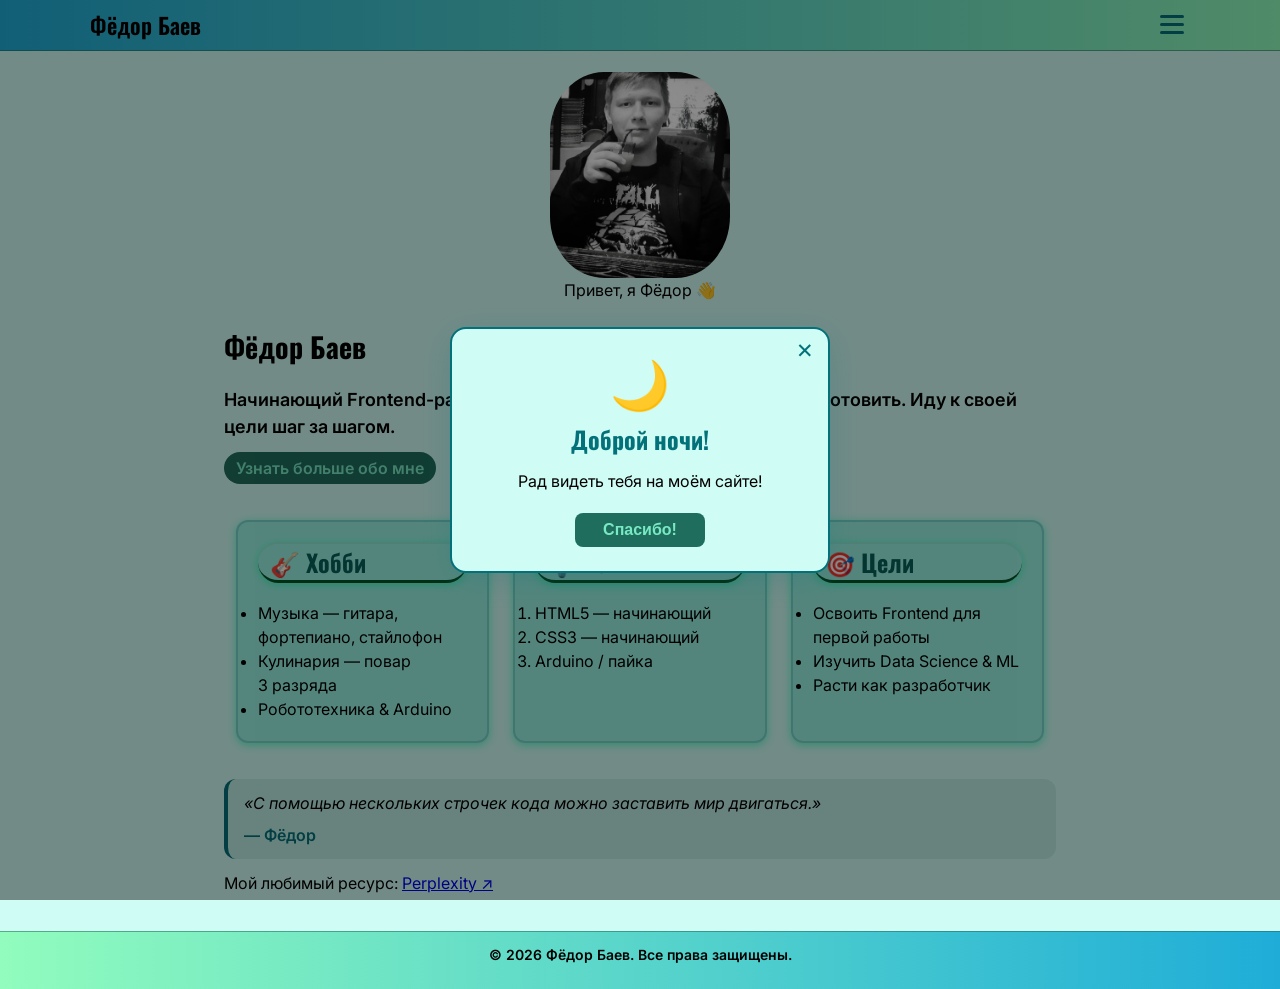
<file: index.html>
<!DOCTYPE html>
<html lang="ru">
<head>
  <meta charset="UTF-8">
  <meta name="viewport" content="width=device-width, initial-scale=1.0">
  <title>Фёдор &mdash; Главная</title>
  <link rel="stylesheet" href="css/style.css">
  <link rel="preconnect" href="https://fonts.googleapis.com">
  <link rel="preconnect" href="https://fonts.gstatic.com" crossorigin>
  <link href="https://fonts.googleapis.com/css2?family=Oswald:wght@200..700&display=swap" rel="stylesheet">
  <link href="https://fonts.googleapis.com/css2?family=Inter:wght@400;600&family=Playfair+Display:wght@700&display=swap" rel="stylesheet">
</head>
фикс шапки
<body data-page="home">
  <header>
    <div class="header-inner">
      <a href="index.html" class="logo">Фёдор Баев</a>

      <input type="checkbox" id="burger-toggle" class="burger-checkbox">

      <label for="burger-toggle" class="burger-btn" aria-label="Открыть меню">
        <span></span>
        <span></span>
        <span></span>
      </label>

      <nav>
        <a href="index.html" class="active">Главная</a>
        <a href="about.html">Обо мне</a>
        <a href="hobbies.html">Хобби</a>
        <a href="contacts.html">Контакты</a>
        <a href="skills.html">Навыки</a>
        <a href="tools.html">Инструменты</a>
        <a href="work.html">Проекты</a>
        <a href="api-table.html">API</a>
      </nav>
    </div>
  </header>
  <main class="container">

    <section class="hero">
      <figure>
        <img src="photo/mephoto.jpg" alt="Фото Фёдора" class="avatar" />
        <figcaption>Привет, я Фёдор 👋</figcaption>
      </figure>
      <div class="hero-text">
        <h1>Фёдор Баев</h1>
        <p class="lead">Начинающий Frontend-разработчик, музыкант и любитель вкусно готовить. Иду к своей цели шаг за шагом.</p>
        <a href="about.html" class="btn">Узнать больше обо мне</a>
      </div>
    </section>

    <section class="lists-section">
      <div class="card">
        <h2><a href="hobbies.html">🎸 Хобби</a></h2>
        <ul>
          <li>Музыка — гитара, фортепиано, стайлофон</li>
          <li>Кулинария &mdash; повар 3&nbsp;разряда</li>
          <li>Робототехника &amp; Arduino</li>
        </ul>
      </div>
      <div class="card">
        <h2><a href="skills.html">💡 Навыки</a></h2>
        <ol>
          <li>HTML5 &mdash; начинающий</li>
          <li>CSS3 &mdash; начинающий</li>
          <li>Arduino / пайка</li>
        </ol>
      </div>
      <div class="card">
        <h2><a href="about.html">🎯 Цели</a></h2>
        <ul>
          <li>Освоить Frontend для первой работы</li>
          <li>Изучить Data&nbsp;Science &amp; ML</li>
          <li>Расти как разработчик</li>
        </ul>
      </div>
    </section>

    <blockquote>
      &laquo;С помощью нескольких строчек кода можно заставить мир двигаться.&raquo;
      <cite>&mdash; Фёдор</cite>
    </blockquote>

    <p>Мой любимый ресурс: <a href="https://www.perplexity.ai/" target="_blank" rel="noopener" class="ext-link">Perplexity &nearr;</a></p>

  </main>

  <footer>
    <p>&copy; 2026 Фёдор Баев. Все права защищены.</p>
  </footer>

  <div class="greeting-modal-overlay" id="greeting-modal-overlay">
    <div class="greeting-modal">
      <button class="greeting-modal-close" id="greeting-modal-close" aria-label="Закрыть">✕</button>
      <div class="greeting-modal-icon" id="greeting-modal-icon"></div>
      <h2 id="greeting-modal-title"></h2>
      <p id="greeting-modal-text">Рад видеть тебя на моём сайте!</p>
      <button class="greeting-modal-btn" id="greeting-modal-btn">Спасибо!</button>
    </div>
  </div>

  <script type="module" src="js/main.js"></script>

</body>
</html>
</file>
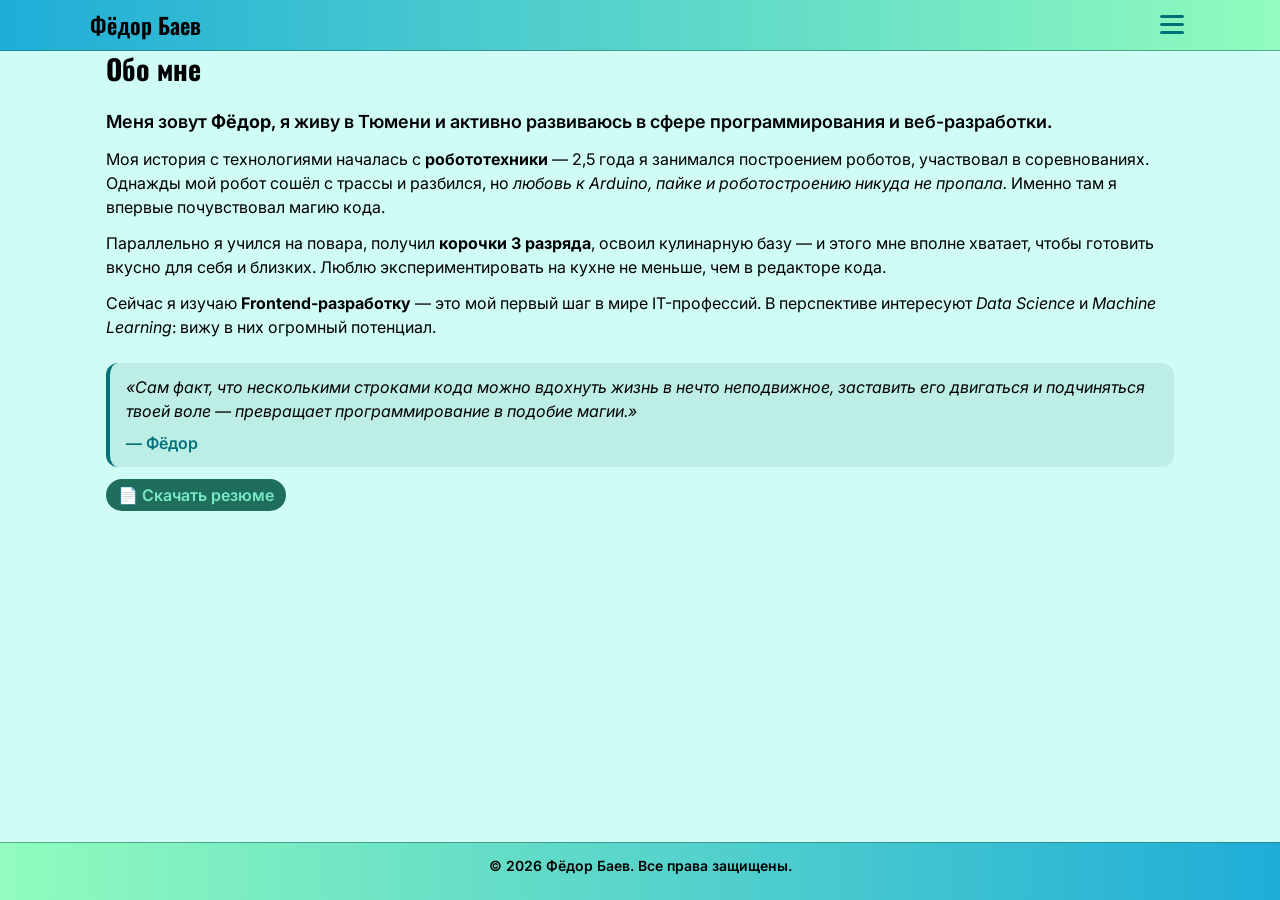
<file: about.html>
<!DOCTYPE html>
<html lang="ru">
<head>
  <meta charset="UTF-8">
  <meta name="viewport" content="width=device-width, initial-scale=1.0">
  <title>Обо мне &mdash; Фёдор</title>
  <link rel="stylesheet" href="css/style.css">
  <link rel="preconnect" href="https://fonts.googleapis.com">
  <link rel="preconnect" href="https://fonts.gstatic.com" crossorigin>
  <link href="https://fonts.googleapis.com/css2?family=Oswald:wght@200..700&display=swap" rel="stylesheet">
  <link href="https://fonts.googleapis.com/css2?family=Inter:wght@400;600&family=Playfair+Display:wght@700&display=swap" rel="stylesheet">
</head>
фикс шапки
<body data-page="about">
  <header>
    <div class="header-inner">
      <a href="index.html" class="logo">Фёдор Баев</a>

      <input type="checkbox" id="burger-toggle" class="burger-checkbox">

      <label for="burger-toggle" class="burger-btn" aria-label="Открыть меню">
        <span></span>
        <span></span>
        <span></span>
      </label>

      <nav>
        <a href="index.html">Главная</a>
        <a href="about.html" class="active">Обо мне</a>
        <a href="hobbies.html">Хобби</a>
        <a href="contacts.html">Контакты</a>
        <a href="skills.html">Навыки</a>
        <a href="tools.html">Инструменты</a>
        <a href="work.html">Проекты</a>
        <a href="api-table.html">API</a>
      </nav>
    </div>
  </header>
  <main class="container">
    <h1>Обо мне</h1>

    <p class="lead">Меня зовут <strong>Фёдор</strong>, я живу в Тюмени и активно развиваюсь в сфере программирования и веб-разработки.</p>

    <p>Моя история с технологиями началась с <strong>робототехники</strong> &mdash; 2,5 года я занимался построением роботов, участвовал в соревнованиях. Однажды мой робот сошёл с трассы и разбился, но <em>любовь к Arduino, пайке и роботостроению никуда не пропала.</em> Именно там я впервые почувствовал магию кода.</p>

    <p>Параллельно я учился на повара, получил <strong>корочки 3 разряда</strong>, освоил кулинарную базу &mdash; и этого мне вполне хватает, чтобы готовить вкусно для себя и близких. Люблю экспериментировать на кухне не меньше, чем в редакторе кода.</p>

    <p>Сейчас я изучаю <strong>Frontend-разработку</strong> &mdash; это мой первый шаг в мире IT-профессий. В перспективе интересуют <em>Data Science</em> и <em>Machine Learning</em>: вижу в них огромный потенциал.</p>

    <blockquote>
      &laquo;Сам факт, что несколькими строками кода можно вдохнуть жизнь в нечто неподвижное, заставить его двигаться и подчиняться твоей воле &mdash; превращает программирование в подобие магии.&raquo;
      <cite>&mdash; Фёдор</cite>
    </blockquote>

    <a href="files/resume.pdf" download class="btn">📄 Скачать резюме</a>
  </main>

  <footer>
    <p>&copy; 2026 Фёдор Баев. Все права защищены.</p>
  </footer>

  <script type="module" src="js/main.js"></script>
</body>
</html>
</file>
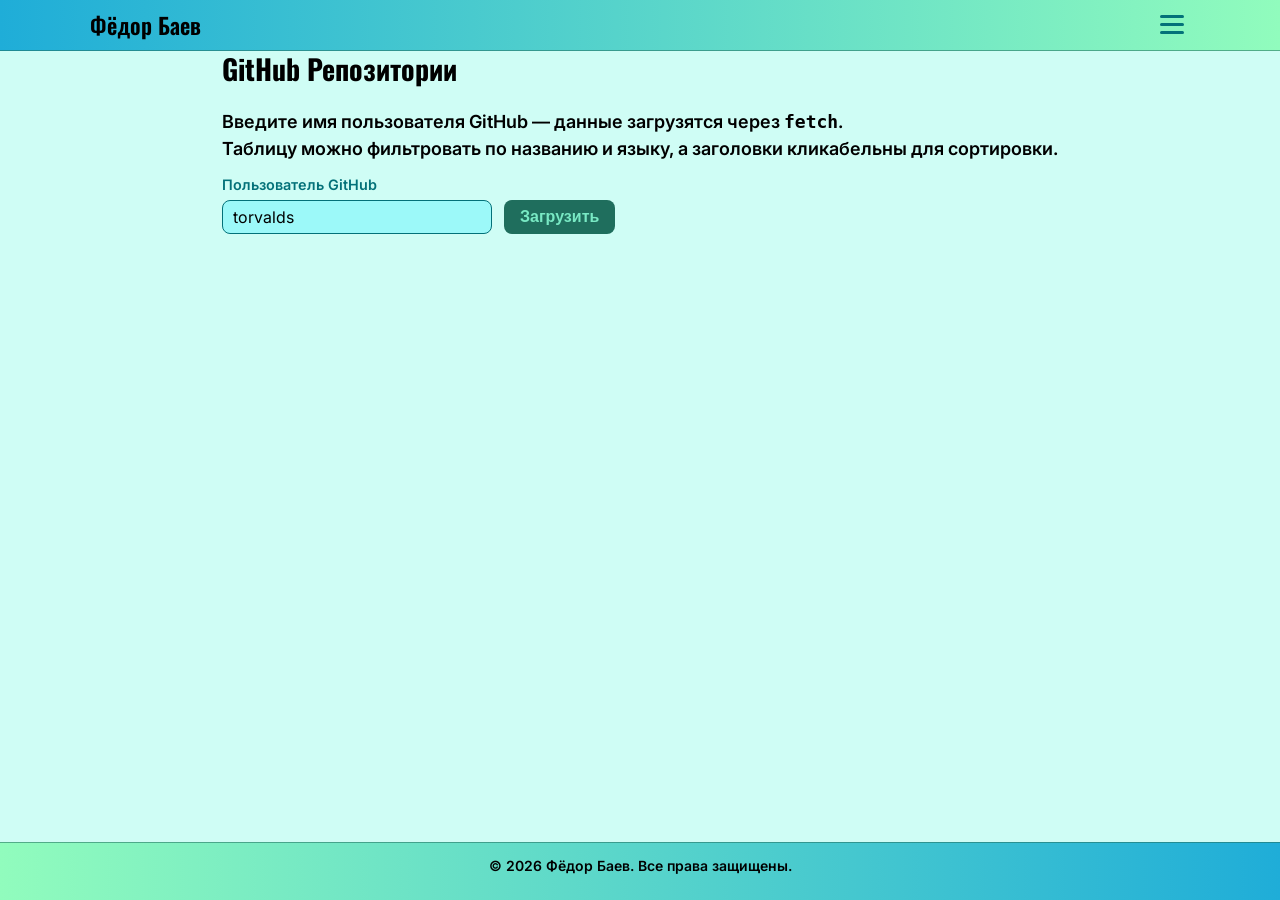
<file: api-table.html>
<!DOCTYPE html>
<html lang="ru">
<head>
  <meta charset="UTF-8">
  <meta name="viewport" content="width=device-width, initial-scale=1.0">
  <title>GitHub API &mdash; Фёдор</title>
  <link rel="stylesheet" href="css/style.css">
  <link rel="preconnect" href="https://fonts.googleapis.com">
  <link rel="preconnect" href="https://fonts.gstatic.com" crossorigin>
  <link href="https://fonts.googleapis.com/css2?family=Oswald:wght@200..700&display=swap" rel="stylesheet">
  <link href="https://fonts.googleapis.com/css2?family=Inter:wght@400;600&family=Playfair+Display:wght@700&display=swap" rel="stylesheet">
</head>
фикс шапки
<body data-page="api">
  <header>
    <div class="header-inner">
      <a href="index.html" class="logo">Фёдор Баев</a>

      <input type="checkbox" id="burger-toggle" class="burger-checkbox">

      <label for="burger-toggle" class="burger-btn" aria-label="Открыть меню">
        <span></span>
        <span></span>
        <span></span>
      </label>

      <nav>
        <a href="index.html">Главная</a>
        <a href="about.html">Обо мне</a>
        <a href="hobbies.html">Хобби</a>
        <a href="contacts.html">Контакты</a>
        <a href="skills.html">Навыки</a>
        <a href="tools.html">Инструменты</a>
        <a href="work.html">Проекты</a>
        <a href="api-table.html" class="active">API</a>
      </nav>
    </div>
  </header>

  <main class="container">
    <h1>GitHub Репозитории</h1>
    <p class="lead">
      Введите имя пользователя GitHub — данные загрузятся через <code>fetch</code>.<br>
      Таблицу можно фильтровать по названию и языку, а заголовки кликабельны для сортировки.
    </p>

    <!-- Поиск пользователя -->
    <section class="table-controls">
      <label class="table-controls__field">
        <span>Пользователь GitHub</span>
        <input id="gh-user" type="text" placeholder="Например: torvalds" value="torvalds" autocomplete="off">
      </label>
      <button id="gh-load" class="table-controls__btn" type="button">Загрузить</button>
    </section>

    <div id="gh-status"></div>

    <!-- Фильтры таблицы (появляются после загрузки) -->
    <section class="table-controls" id="gh-filters" style="display:none">
      <label class="table-controls__field">
        <span>Поиск по названию</span>
        <input id="gh-search" type="search" placeholder="Поиск..." autocomplete="off">
      </label>
      <label class="table-controls__field">
        <span>Язык</span>
        <select id="gh-lang">
          <option value="">Все языки</option>
        </select>
      </label>
    </section>

    <p class="table-meta" id="gh-meta"></p>

    <div class="table-wrap" id="gh-wrap" style="display:none">
      <table class="data-table">
        <thead>
          <tr>
            <th class="sortable" data-key="name">Название ↕</th>
            <th>Описание</th>
            <th class="sortable" data-key="language">Язык ↕</th>
            <th class="sortable" data-key="stargazers_count">Звёзды ↕</th>
            <th class="sortable" data-key="updated_at">Обновлён ↕</th>
          </tr>
        </thead>
        <tbody id="gh-tbody"></tbody>
      </table>
    </div>
  </main>

  <footer>
    <p>&copy; 2026 Фёдор Баев. Все права защищены.</p>
  </footer>

  <script type="module" src="js/main.js"></script>
</body>
</html>
</file>
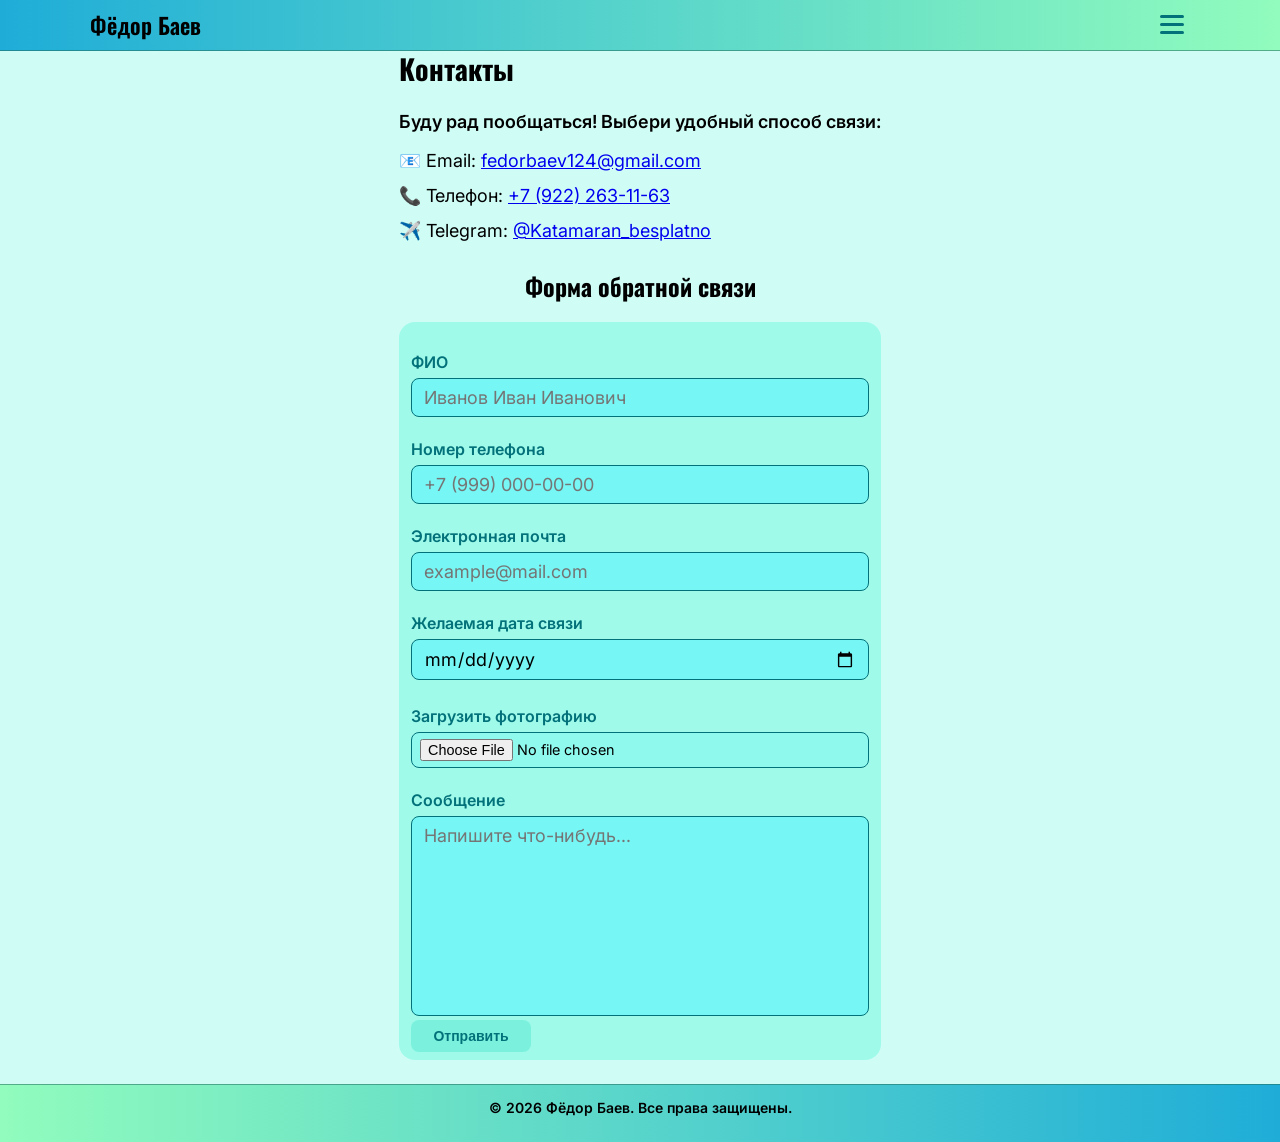
<file: contacts.html>
<!DOCTYPE html>
<html lang="ru">
<head>
  <meta charset="UTF-8">
  <meta name="viewport" content="width=device-width, initial-scale=1.0">
  <title>Контакты &mdash; Фёдор</title>
  <link rel="stylesheet" href="css/style.css">
  <link rel="preconnect" href="https://fonts.googleapis.com">
  <link rel="preconnect" href="https://fonts.gstatic.com" crossorigin>
  <link href="https://fonts.googleapis.com/css2?family=Oswald:wght@200..700&display=swap" rel="stylesheet">
  <link href="https://fonts.googleapis.com/css2?family=Inter:wght@400;600&family=Playfair+Display:wght@700&display=swap" rel="stylesheet">
</head>
фикс шапки
<body data-page="contacts">
  <header>
    <div class="header-inner">
      <a href="index.html" class="logo">Фёдор Баев</a>
      <input type="checkbox" id="burger-toggle" class="burger-checkbox">
      <label for="burger-toggle" class="burger-btn" aria-label="Открыть меню">
        <span></span>
        <span></span>
        <span></span>
      </label>
      <nav>
        <a href="index.html">Главная</a>
        <a href="about.html">Обо мне</a>
        <a href="hobbies.html">Хобби</a>
        <a href="contacts.html" class="active">Контакты</a>
        <a href="skills.html">Навыки</a>
        <a href="tools.html">Инструменты</a>
        <a href="work.html">Проекты</a>
        <a href="api-table.html">API</a>
      </nav>
    </div>
  </header>
  <main class="container">
    <h1>Контакты</h1>
    <p class="lead">Буду рад пообщаться! Выбери удобный способ связи:</p>

    <ul class="contacts-list">
      <li>📧 Email: <a href="mailto:fedorbaev124@gmail.com">fedorbaev124@gmail.com</a></li>
      <li>📞 Телефон: <a href="tel:+79222631163">+7 (922) 263-11-63</a></li>
      <li>✈️ Telegram: <a href="https://t.me/Katamaran_besplatno" target="_blank" rel="noopener">@Katamaran_besplatno</a></li>
    </ul>

    <h2 class="feedback-head">Форма обратной связи</h2>

    <form class="contact-form" id="contact-form" novalidate>

      <div class="field-group">
        <label for="fio">ФИО</label>
        <input type="text" id="fio" name="fio"
               placeholder="Иванов Иван Иванович" autocomplete="name">
        <span class="field-error" id="fio-error">Введите ФИО (только буквы и пробелы)</span>
        <div class="fio-result" id="fio-result">
          <span>Фамилия: <strong id="res-last">-</strong></span>
          <span>Имя: <strong id="res-first">-</strong></span>
          <span>Отчество: <strong id="res-middle">-</strong></span>
        </div>
      </div>

      <div class="field-group">
        <label for="phone">Номер телефона</label>
        <input type="tel" id="phone" name="phone"
               placeholder="+7 (999) 000-00-00" autocomplete="tel">
        <span class="field-error" id="phone-error">Введите корректный номер телефона</span>
      </div>

      <div class="field-group">
        <label for="email">Электронная почта</label>
        <input type="email" id="email" name="email"
               placeholder="example@mail.com" autocomplete="email">
        <span class="field-error" id="email-error">Введите корректный e-mail</span>
      </div>

      <div class="field-group">
        <label for="contact-date">Желаемая дата связи</label>
        <input type="date" id="contact-date" name="contact-date">
        <span class="field-feedback" id="date-feedback"></span>
      </div>

      <div class="field-group">
        <label for="photo-upload">Загрузить фотографию</label>
        <input type="file" id="photo-upload" name="photo" accept="image/*">
        <img id="photo-preview" alt="Предпросмотр фото">
      </div>

      <div class="field-group">
        <label for="message">Сообщение</label>
        <textarea id="message" name="message" rows="5"
                  placeholder="Напишите что-нибудь..."></textarea>
        <span class="field-error" id="message-error">Введите сообщение (минимум 3 символа)</span>
      </div>

      <button type="submit">Отправить</button>

    </form>
  </main>

  <footer>
    <p>&copy; 2026 Фёдор Баев. Все права защищены.</p>
  </footer>

  <div class="photo-modal-overlay" id="photo-modal-overlay">
    <div class="photo-modal">
      <h3>Подтвердите выбор фото</h3>
      <img id="photo-modal-preview" alt="Предпросмотр">
      <div class="photo-modal-buttons">
        <button id="photo-confirm-btn">✅ Подтвердить</button>
        <button id="photo-cancel-btn">❌ Отмена</button>
      </div>
    </div>
  </div>

  <script type="module" src="js/main.js"></script>
</body>
</html>
</file>
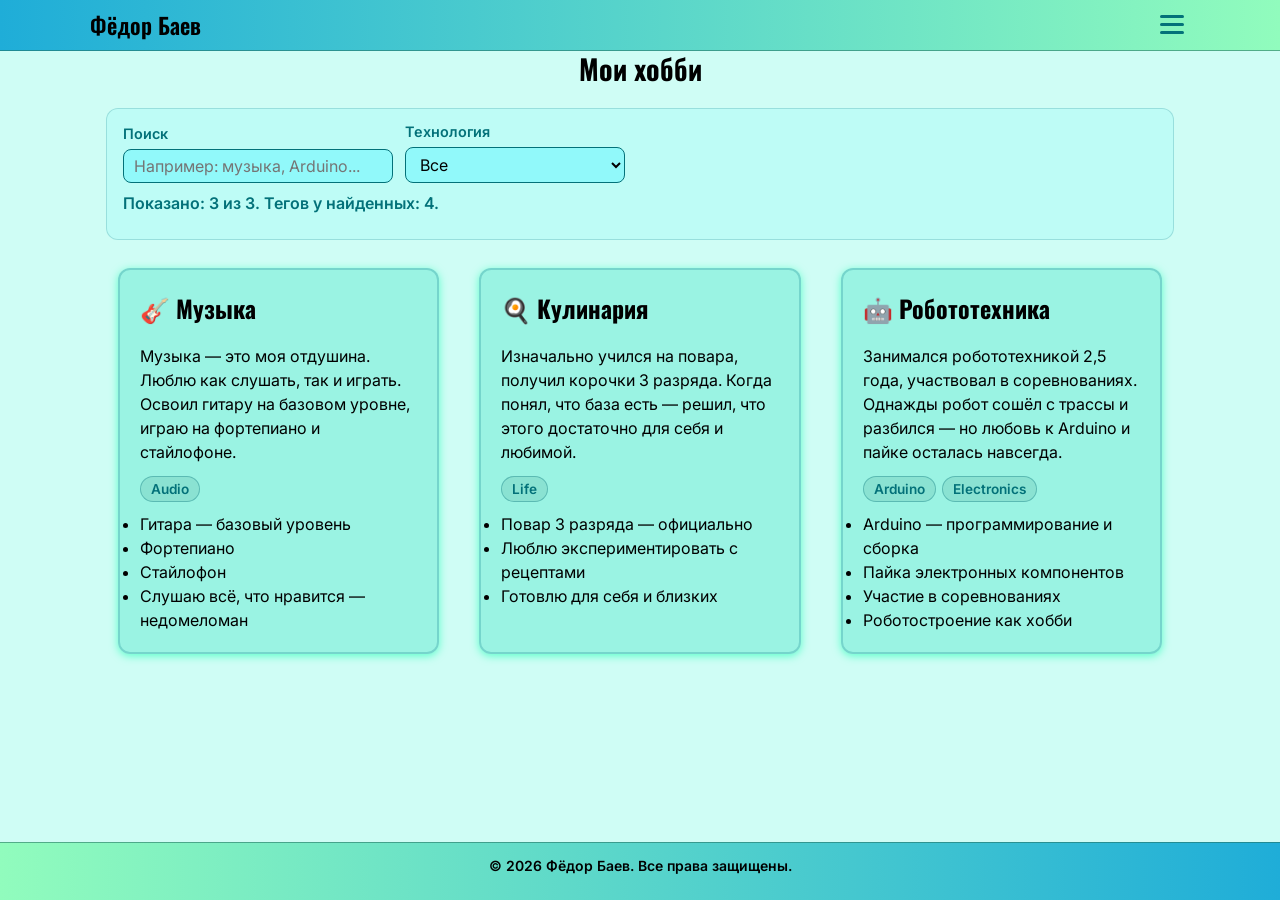
<file: hobbies.html>
<!DOCTYPE html>
<html lang="ru">
<head>
  <meta charset="UTF-8">
  <meta name="viewport" content="width=device-width, initial-scale=1.0">
  <title>Хобби &mdash; Фёдор</title>
  <link rel="stylesheet" href="css/style.css">
  <link rel="preconnect" href="https://fonts.googleapis.com">
  <link rel="preconnect" href="https://fonts.gstatic.com" crossorigin>
  <link href="https://fonts.googleapis.com/css2?family=Oswald:wght@200..700&display=swap" rel="stylesheet">
  <link href="https://fonts.googleapis.com/css2?family=Inter:wght@400;600&family=Playfair+Display:wght@700&display=swap" rel="stylesheet">
</head>
фикс шапки
<body data-page="hobbies">
  <header>
    <div class="header-inner">
      <a href="index.html" class="logo">Фёдор Баев</a>

      <input type="checkbox" id="burger-toggle" class="burger-checkbox">

      <label for="burger-toggle" class="burger-btn" aria-label="Открыть меню">
        <span></span>
        <span></span>
        <span></span>
      </label>

      <nav>
        <a href="index.html">Главная</a>
        <a href="about.html">Обо мне</a>
        <a href="hobbies.html" class="active">Хобби</a>
        <a href="contacts.html">Контакты</a>
        <a href="skills.html">Навыки</a>
        <a href="tools.html">Инструменты</a>
        <a href="work.html">Проекты</a>
        <a href="api-table.html">API</a>
      </nav>
    </div>
  </header>
  <main class="container">
    <h1 class="myhobby">Мои хобби</h1>
    <section class="cards-filters" aria-label="Фильтры хобби">
      <div class="cards-filters__row">
        <label class="cards-filters__field">
          <span>Поиск</span>
          <input id="hobby-search" type="search" placeholder="Например: музыка, Arduino..." autocomplete="off">
        </label>
        <label class="cards-filters__field">
          <span>Технология</span>
          <select id="hobby-tech">
            <option value="">Все</option>
          </select>
        </label>
      </div>
      <p class="cards-filters__meta" id="hobby-meta"></p>
    </section>

    <div class="cards-grid" id="hobby-cards"></div>
  </main>

  <footer>
    <p>&copy; 2026 Фёдор Баев. Все права защищены.</p>
  </footer>

  <script type="module" src="js/main.js"></script>
</body>
</html>
</file>
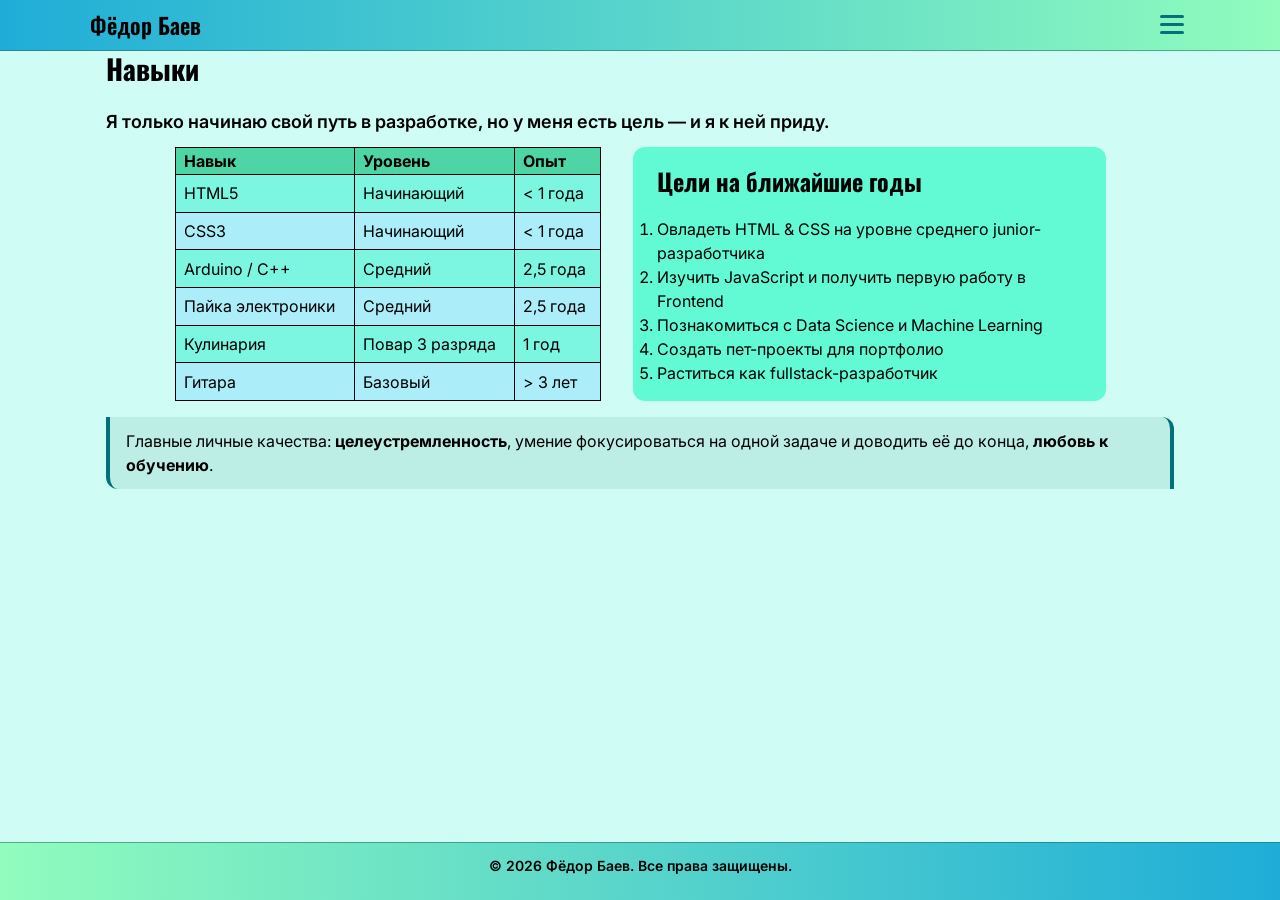
<file: skills.html>
﻿<!DOCTYPE html>
<html lang="ru">
<head>
  <meta charset="UTF-8">
  <meta name="viewport" content="width=device-width, initial-scale=1.0">
  <title>Навыки &mdash; Фёдор</title>
  <link rel="stylesheet" href="css/style.css">
  <link rel="preconnect" href="https://fonts.googleapis.com">
  <link rel="preconnect" href="https://fonts.gstatic.com" crossorigin>
  <link href="https://fonts.googleapis.com/css2?family=Oswald:wght@200..700&display=swap" rel="stylesheet">
  <link href="https://fonts.googleapis.com/css2?family=Inter:wght@400;600&family=Playfair+Display:wght@700&display=swap" rel="stylesheet">
</head>
фикс шапки
<body data-page="skills">

  <header>
    <div class="header-inner">
      <a href="index.html" class="logo">Фёдор Баев</a>

      <input type="checkbox" id="burger-toggle" class="burger-checkbox">

      <label for="burger-toggle" class="burger-btn" aria-label="Открыть меню">
        <span></span>
        <span></span>
        <span></span>
      </label>

      <nav>
        <a href="index.html">Главная</a>
        <a href="about.html">Обо мне</a>
        <a href="hobbies.html">Хобби</a>
        <a href="contacts.html">Контакты</a>
        <a href="skills.html" class="active">Навыки</a>
        <a href="tools.html">Инструменты</a>
      </nav>
    </div>
  </header>
  <main class="container">
    <h1>Навыки</h1>

    <p class="lead">Я только начинаю свой путь в разработке, но у меня есть цель &mdash; и я к ней приду.</p>
    <div class="container-skills">
      <div class="skills-lyaot">
        <table class="tbskill">
          <thead class="head-skills">
            <tr>
              <th>Навык</th>
              <th>Уровень</th>
              <th>Опыт</th>
            </tr>
          </thead>
          <tbody class="body-skills">
            <tr>
              <td>HTML5</td>
              <td>Начинающий</td>
              <td>&lt; 1 года</td>
            </tr>
            <tr>
              <td>CSS3</td>
              <td>Начинающий</td>
              <td>&lt; 1 года</td>
            </tr>
            <tr>
              <td>Arduino / C++</td>
              <td>Средний</td>
              <td>2,5 года</td>
            </tr>
            <tr>
              <td>Пайка электроники</td>
              <td>Средний</td>
              <td>2,5 года</td>
            </tr>
            <tr>
              <td>Кулинария</td>
              <td>Повар 3 разряда</td>
              <td>1 год</td>
            </tr>
            <tr>
              <td>Гитара</td>
              <td>Базовый</td>
              <td>&gt; 3 лет</td>
            </tr>
          </tbody>
        </table>

        <div class="purposes">
          <h2>Цели на ближайшие годы</h2>
          <ol>
            <li>Овладеть HTML & CSS на уровне среднего junior-разработчика</li> <!--есть как бы &amp; но в реальности и так всё норм-->
            <li>Изучить JavaScript и получить первую работу в Frontend</li>
            <li>Познакомиться с Data Science и Machine Learning</li>
            <li>Создать пет-проекты для портфолио</li>
            <li>Раститься как fullstack-разработчик</li>
          </ol>
        </div>
      </div>
    </div>

    <p class="highlight">Главные личные качества: <strong>целеустремленность</strong>, умение фокусироваться на одной задаче и доводить её до конца, <strong>любовь к обучению</strong>.</p>
  </main>

  <footer>
    <p>&copy; 2026 Фёдор Баев. Все права защищены.</p>
  </footer>

  <script type="module" src="js/main.js"></script>
</body>
</html>
</file>
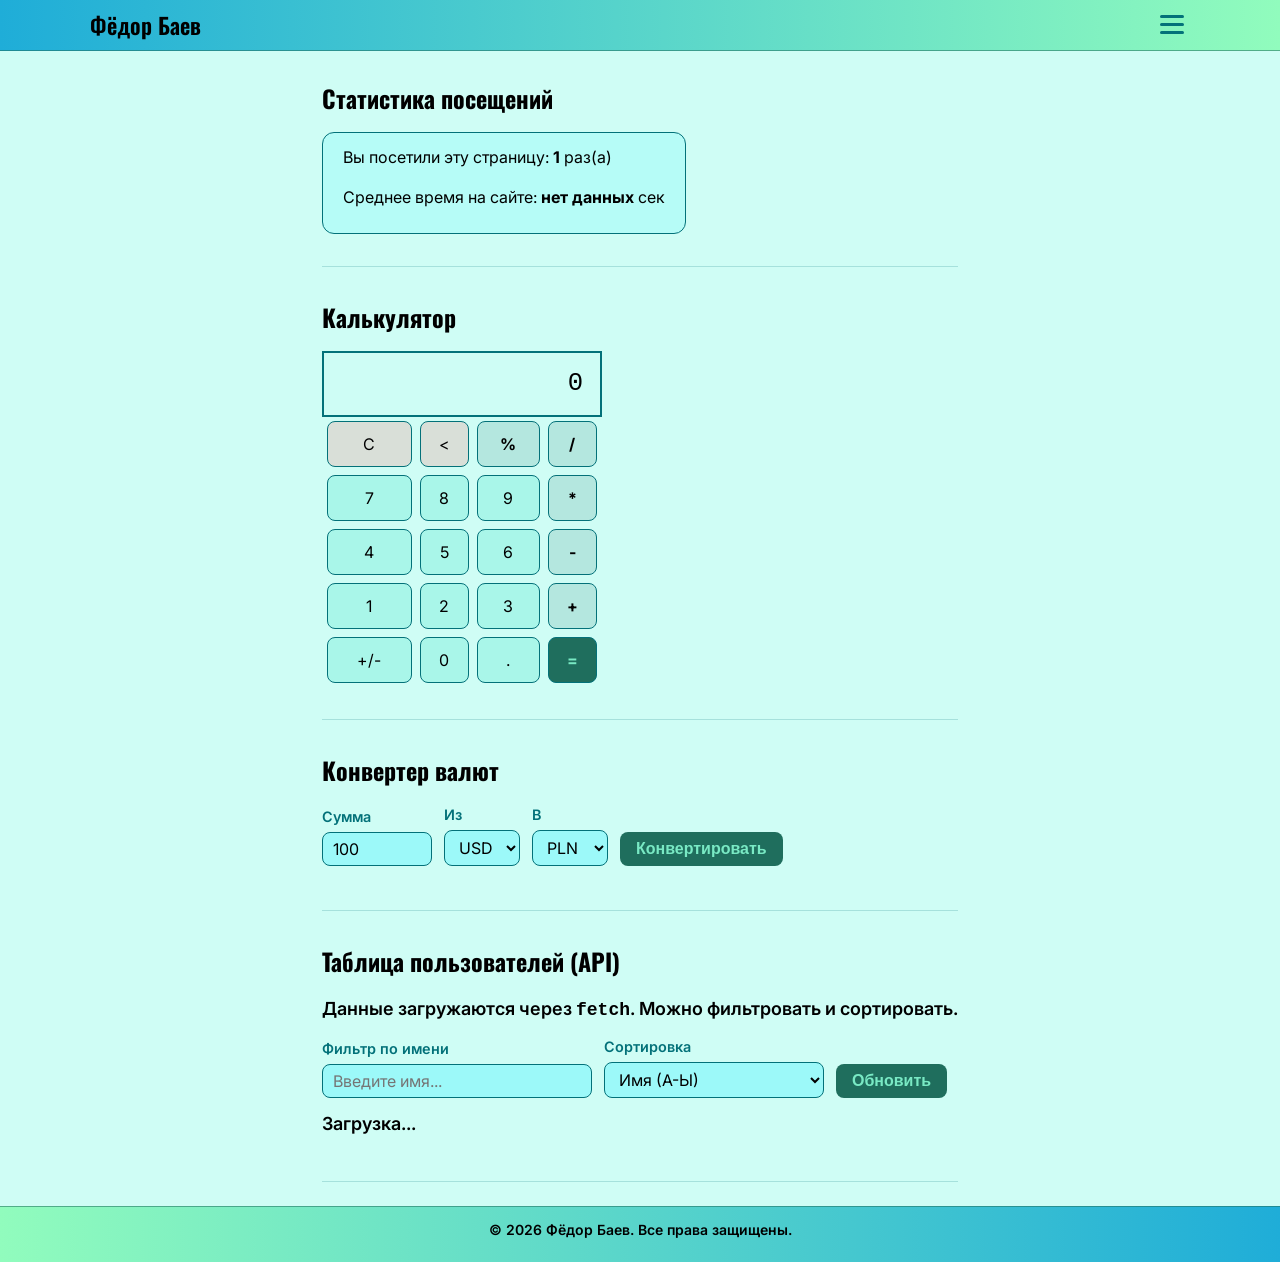
<file: tools.html>
﻿<!DOCTYPE html>
<html lang="ru">
<head>
  <meta charset="UTF-8">
  <meta name="viewport" content="width=device-width, initial-scale=1.0">
  <title>Инструменты &mdash; Фёдор</title>
  <link rel="stylesheet" href="css/style.css">
  <link rel="preconnect" href="https://fonts.googleapis.com">
  <link rel="preconnect" href="https://fonts.gstatic.com" crossorigin>
  <link href="https://fonts.googleapis.com/css2?family=Oswald:wght@200..700&display=swap" rel="stylesheet">
  <link href="https://fonts.googleapis.com/css2?family=Inter:wght@400;600&family=Playfair+Display:wght@700&display=swap" rel="stylesheet">
</head>
фикс шапки
<body data-page="tools">

  <header>
    <div class="header-inner">
      <a href="index.html" class="logo">Фёдор Баев</a>

      <input type="checkbox" id="burger-toggle" class="burger-checkbox">

      <label for="burger-toggle" class="burger-btn" aria-label="Открыть меню">
        <span></span>
        <span></span>
        <span></span>
      </label>

      <nav>
        <a href="index.html">Главная</a>
        <a href="about.html">Обо мне</a>
        <a href="hobbies.html">Хобби</a>
        <a href="contacts.html">Контакты</a>
        <a href="skills.html">Навыки</a>
        <a href="tools.html" class="active">Инструменты</a>
      </nav>
    </div>
  </header>

  <main class="container">

    <section class="tools-section">
      <h2>Статистика посещений</h2>
      <div class="visit-banner" id="visit-banner">
        <p>Вы посетили эту страницу: <strong id="visit-count">вЂ”</strong> раз(а)</p>
        <p>Среднее время на сайте: <strong id="avg-time">вЂ”</strong> сек</p>
      </div>
    </section>

    <section class="tools-section">
      <h2>Калькулятор</h2>
      <table class="calc-table">
        <thead>
          <tr>
            <th colspan="4" id="calc-display">0</th>
          </tr>
        </thead>
        <tbody>
          <tr>
            <td><button class="calc-btn clr" data-action="clear">C</button></td>
            <td><button class="calc-btn clr" data-action="backspace">&lt;</button></td>
            <td><button class="calc-btn op" data-value="%">%</button></td>
            <td><button class="calc-btn op" data-value="/">/</button></td>
          </tr>
          <tr>
            <td><button class="calc-btn" data-value="7">7</button></td>
            <td><button class="calc-btn" data-value="8">8</button></td>
            <td><button class="calc-btn" data-value="9">9</button></td>
            <td><button class="calc-btn op" data-value="*">*</button></td>
          </tr>
          <tr>
            <td><button class="calc-btn" data-value="4">4</button></td>
            <td><button class="calc-btn" data-value="5">5</button></td>
            <td><button class="calc-btn" data-value="6">6</button></td>
            <td><button class="calc-btn op" data-value="-">-</button></td>
          </tr>
          <tr>
            <td><button class="calc-btn" data-value="1">1</button></td>
            <td><button class="calc-btn" data-value="2">2</button></td>
            <td><button class="calc-btn" data-value="3">3</button></td>
            <td><button class="calc-btn op" data-value="+">+</button></td>
          </tr>
          <tr>
            <td><button class="calc-btn" data-action="negate">+/-</button></td>
            <td><button class="calc-btn" data-value="0">0</button></td>
            <td><button class="calc-btn" data-value=".">.</button></td>
            <td><button class="calc-btn eq" data-action="equals">=</button></td>
          </tr>
        </tbody>
      </table>
    </section>

    <section class="tools-section">
      <h2>Конвертер валют</h2>
      <div class="converter-row">
        <div class="converter-field">
          <label for="conv-amount">Сумма</label>
          <input type="number" id="conv-amount" value="100" min="0">
        </div>
        <div class="converter-field">
          <label for="conv-from">Из</label>
          <select id="conv-from">
            <option value="USD">USD</option>
            <option value="EUR">EUR</option>
            <option value="PLN">PLN</option>
            <option value="RUB">RUB</option>
            <option value="BYN">BYN</option>
          </select>
        </div>
        <div class="converter-field">
          <label for="conv-to">В</label>
          <select id="conv-to">
            <option value="PLN">PLN</option>
            <option value="USD">USD</option>
            <option value="EUR">EUR</option>
            <option value="RUB">RUB</option>
            <option value="BYN">BYN</option>
          </select>
        </div>
        <div class="converter-field converter-field--btn">
          <label>&nbsp;</label>
          <button id="conv-btn">Конвертировать</button>
        </div>
      </div>
      <p class="converter-result" id="converter-result"></p>
    </section>

    <section class="tools-section">
      <h2>Таблица пользователей (API)</h2>
      <p class="lead">Данные загружаются через <code>fetch</code>. Можно фильтровать и сортировать.</p>

      <div class="table-controls">
        <label class="table-controls__field">
          <span>Фильтр по имени</span>
          <input id="users-filter" type="search" placeholder="Введите имя..." autocomplete="off">
        </label>
        <label class="table-controls__field">
          <span>Сортировка</span>
          <select id="users-sort">
            <option value="name:asc">Имя (А-Ы)</option>
            <option value="name:desc">Имя (Ы-А)</option>
            <option value="email:asc">Email (А-Ы)</option>
            <option value="email:desc">Email (Ы-А)</option>
            <option value="city:asc">Город (А-Ы)</option>
            <option value="city:desc">Город (Ы-А)</option>
          </select>
        </label>
        <button id="users-reload" class="table-controls__btn" type="button">Обновить</button>
      </div>

      <div id="users-table"></div>
    </section>

  </main>

  <footer>
    <p>&copy; 2026 Фёдор Баев. Все права защищены.</p>
  </footer>

  <script type="module" src="js/main.js"></script>

</body>
</html>
</file>
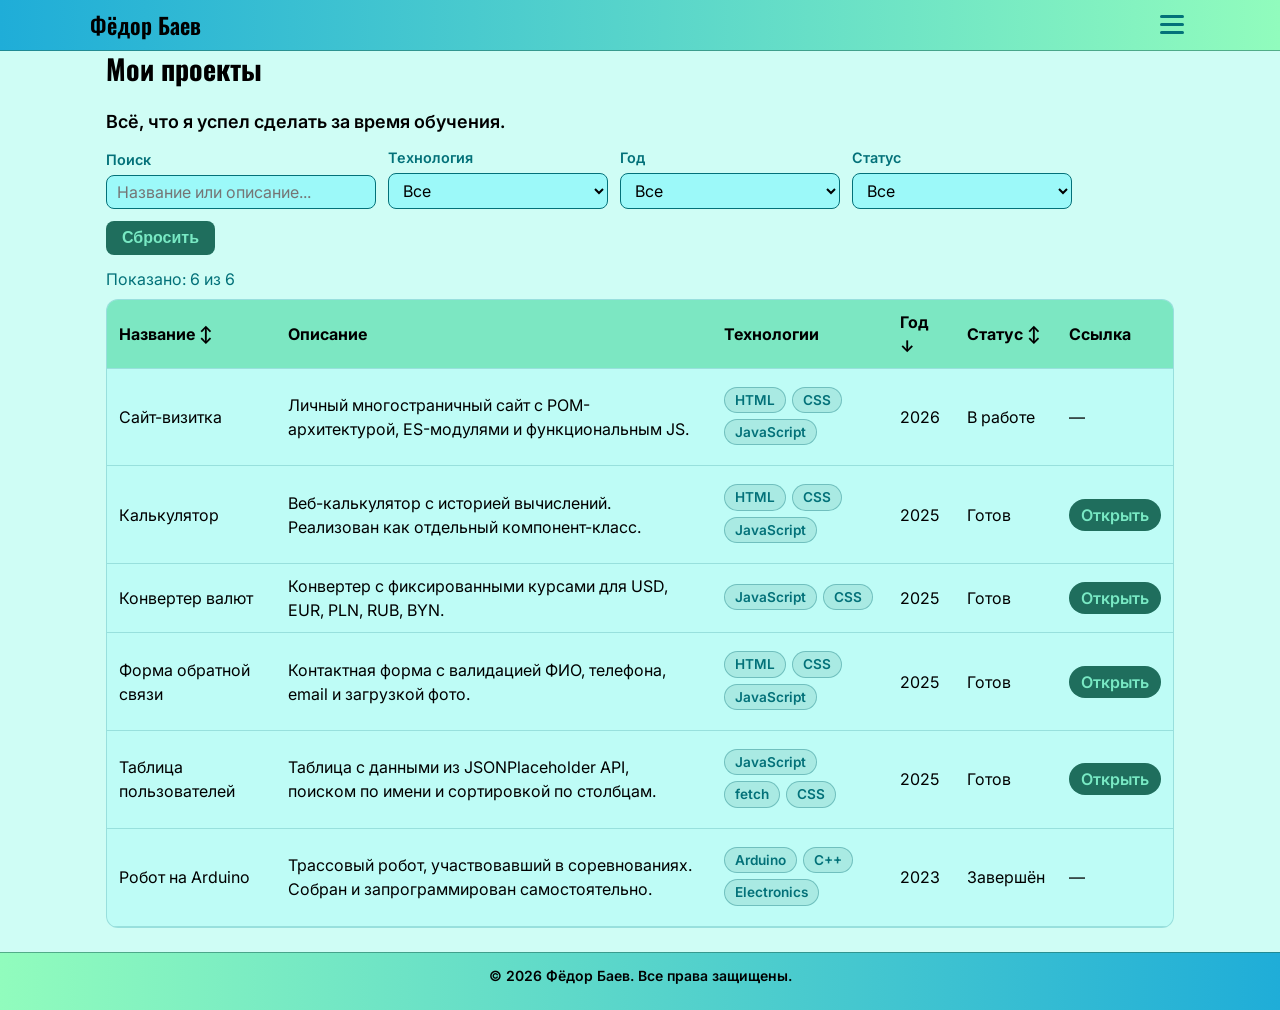
<file: work.html>
<!DOCTYPE html>
<html lang="ru">
<head>
  <meta charset="UTF-8">
  <meta name="viewport" content="width=device-width, initial-scale=1.0">
  <title>Проекты &mdash; Фёдор</title>
  <link rel="stylesheet" href="css/style.css">
  <link rel="preconnect" href="https://fonts.googleapis.com">
  <link rel="preconnect" href="https://fonts.gstatic.com" crossorigin>
  <link href="https://fonts.googleapis.com/css2?family=Oswald:wght@200..700&display=swap" rel="stylesheet">
  <link href="https://fonts.googleapis.com/css2?family=Inter:wght@400;600&family=Playfair+Display:wght@700&display=swap" rel="stylesheet">
</head>
фикс шапки
<body data-page="work">
  <header>
    <div class="header-inner">
      <a href="index.html" class="logo">Фёдор Баев</a>

      <input type="checkbox" id="burger-toggle" class="burger-checkbox">

      <label for="burger-toggle" class="burger-btn" aria-label="Открыть меню">
        <span></span>
        <span></span>
        <span></span>
      </label>

      <nav>
        <a href="index.html">Главная</a>
        <a href="about.html">Обо мне</a>
        <a href="hobbies.html">Хобби</a>
        <a href="contacts.html">Контакты</a>
        <a href="skills.html">Навыки</a>
        <a href="tools.html">Инструменты</a>
        <a href="work.html" class="active">Проекты</a>
        <a href="api-table.html">API</a>
      </nav>
    </div>
  </header>

  <main class="container">
    <h1>Мои проекты</h1>
    <p class="lead">Всё, что я успел сделать за время обучения.</p>

    <!-- Фильтры -->
    <section class="table-controls" aria-label="Фильтры проектов">
      <label class="table-controls__field">
        <span>Поиск</span>
        <input id="proj-search" type="search" placeholder="Название или описание..." autocomplete="off">
      </label>
      <label class="table-controls__field">
        <span>Технология</span>
        <select id="proj-tech">
          <option value="">Все</option>
        </select>
      </label>
      <label class="table-controls__field">
        <span>Год</span>
        <select id="proj-year">
          <option value="">Все</option>
        </select>
      </label>
      <label class="table-controls__field">
        <span>Статус</span>
        <select id="proj-status">
          <option value="">Все</option>
        </select>
      </label>
      <button id="proj-reset" class="table-controls__btn" type="button">Сбросить</button>
    </section>

    <p class="table-meta" id="proj-meta"></p>

    <!-- Таблица проектов -->
    <div class="table-wrap">
      <table class="data-table" id="proj-table">
        <thead>
          <tr>
            <th class="sortable" data-key="title">Название ↕</th>
            <th>Описание</th>
            <th>Технологии</th>
            <th class="sortable" data-key="year">Год ↕</th>
            <th class="sortable" data-key="status">Статус ↕</th>
            <th>Ссылка</th>
          </tr>
        </thead>
        <tbody id="proj-tbody"></tbody>
      </table>
    </div>
  </main>

  <footer>
    <p>&copy; 2026 Фёдор Баев. Все права защищены.</p>
  </footer>

  <script type="module" src="js/main.js"></script>
</body>
</html>
</file>
<file: css/style.css>
﻿* {
    margin: 0; /* ╤Г╨▒╨╕╤А╨░╨╡╨╝ ╨▓╨╜╨╡╤И╨╜╨╕╨╡ ╨╛╤В╤Б╤В╤Г╨┐╤Л */
    padding: 0; /* ╤Г╨▒╨╕╤А╨░╨╡╨╝ ╨▓╨╜╤Г╤В╤А╨╡╨╜╨╜╨╕╨╡ ╨╛╤В╤Б╤В╤Г╨┐╤Л */
    box-sizing: border-box; /* ╨╛╨┐╤А╨╡╨┤╨╡╨╗╤П╨╡╨╝ ╨║╨░╨║ ╤Б╤З╨╕╤В╨░╤В╤М ╤И╨╕╤А╨╕╨╜╤Г ╨╕ ╨▓╤Л╤Б╨╛╤В╤Г */
}
:root {
    --text: black; /* ╨╖╨░╨┤╨░╤С╨╝ ╨┐╨╛╤Б╤В╨╛╤П╨╜╨╜╤Г╤О ╨┤╨╗╤П ╤В╨╡╨║╤Б╤В╨░ */
    --textmenucolor: rgb(3, 113, 121);
    --textmenuhovercolor: rgb(10, 155, 252);
    --bgmain: rgb(207, 253, 245);
    --btn: rgb(121, 233, 196);
    --bgbtn: rgb(31, 110, 93);
    --bgbtnhover: rgba(31, 110, 93, 0.55);
    --btnhover: rgb(200, 255, 237) ;
    --bgcart: rgba(56, 223, 195, 0.35);

    --font-base: 16px;      /* ╨▒╨░╨╖╨╛╨▓╤Л╨╣ ╤А╨░╨╖╨╝╨╡╤А ╤В╨╡╨║╤Б╤В╨░ */
    --space-s: 0.5rem;      /* ╨╝╨░╨╗╨╡╨╜╤М╨║╨╕╨╣ ╨╛╤В╤Б╤В╤Г╨┐ */
    --space-m: 1rem;        /* ╤Б╤А╨╡╨┤╨╜╨╕╨╣ ╨╛╤В╤Б╤В╤Г╨┐ */
    --space-l: 1.5rem;      /* ╨▒╨╛╨╗╤М╤И╨╛╨╣ ╨╛╤В╤Б╤В╤Г╨┐ */
}

@media (min-width: 600px) {
    .burger-btn {
        display: none;
    }

    nav {
        display: flex;
        flex-direction: column;
        width: auto;
        padding: 0px;
        border: none;
    }
}

@media (min-width: 900px) {
    nav {
        flex-direction: row;
        gap: 1rem;
        font-size: 1.1rem;
    }
    .logo {
        font-size: 1.75rem;
    }
}

main {
    flex: 1 1 0;
}

.container {
    max-width: 1100px;
    margin: 0 auto;
    padding: 1.5rem 1rem; /* ╨▓ 1╨╗╨░╨▒╨╡ ╨▒╤Л╨╗╨╛ 24px 16px */
}
body, html {
    height: 100%;   
}

body {
    background: var(--bgmain); /* ╨╖╨░╨┤╨╜╨╕╨╣ ╤Ж╨▓╨╡╤В body, ╤Ж╨▓╨╡╤В ╤Б╤В╤А╨░╨╜╨╕╤Ж╤Л */
    color: var(--text);
    font-family: "Inter", sans-serif; /* ╨Ф╨╗╤П ╨┐╤А╨╛╤Б╤В╨╛╨│╨╛ ╤В╨╡╨║╤Б╤В╨░ ╨▓╨╜╤Г╤В╤А╨╕ body ╨╕╤Б╨┐╨╛╨╗╤М╨╖╤Г╨╡╨╝ Inter, ╨Ф╨╗╤П ╨╖╨░╨│╨╛╨╗╨╛╨▓╨║╨╛╨▓ Oswald */
    font-size: var(--font-base); /* ╨а╨░╨╖╨╝╨╡╤А ╤И╤А╨╕╤Д╤В╨░ */
    line-height: 1.5; /* ╨Э╨░╤Б╤В╤А╨░╨╕╨▓╨░╨╡╨╝ ╤А╨░╤Б╤В╨╛╤П╨╜╨╕╨╡ ╨╝╨╡╨╢╨┤╤Г ╤Б╤В╤А╨╛╤З╨║╨╕╨╝╨╕ ╤В╨╡╨║╤Б╤В╨░*/
    display: flex;
    flex-direction: column;
}

h1, h2, h3 {
    font-family: "Oswald", sans-serif;
    margin-bottom: 18px;
}

h1 {
  font-size: 1.75rem; /* ~28px */
}

h2 {
  font-size: 1.5rem;  /* ~24px */
}

h3 {
  font-size: 1.25rem; /* ~20px */
}

p {
    margin-bottom: 0.75rem;
    color: var(--text);
}

header {
    background: linear-gradient(to right, #1fadd8, #91fcbd); /* ╨░ ╨┐╨╛╤З╨╡╨╝╤Г ╨▒╤Л ╨╕ ╨╜╨╡ ╨│╤А╨░╨┤╨╕╨╡╨╜╤В */
    padding:0 1rem; /* ╨╛╤В╤Б╤В╤Г╨┐╤Л, 0 - ╤Б╨▓╨╡╤А╤Е╤Г/╤Б╨╜╨╕╨╖╤Г, 20 - ╤Б╨╗╨╡╨▓╨░/╨┐╤А╨░╨▓╨░ */   
    z-index: 10;
    position: fixed;
    top: 0;
    border-bottom: 1px solid var(--bgbtnhover);
    width: 100%;
}

.header-inner {
    max-width: 1100px;
    margin: 0 auto;
    padding: 0.5rem 0;
    min-height: 3rem;
    display: flex;
    align-items: center;
    justify-content: space-between;
    flex-wrap: wrap;
    position: relative;
}

.logo{
    font-family: "Oswald", sans-serif;
    font-size: 1.4rem;
    font-weight: 600;
    text-decoration: none;
    color: black;
}

.burger-checkbox {
    display: none;
}

.burger-btn {
    display: flex;
    flex-direction: column;
    gap: 5px;
    cursor: pointer;
    padding: 6px;
}

.burger-btn span {
    display: block;
    width: 24px;
    height: 3px;
    background-color: var(--textmenucolor);
    border-radius: 999px;
    transition: 0.3s;
}


nav {
    display: none;
    flex-direction: column;
    gap: 0.5rem;
    font-size: 1.1rem;
    width: 100%;
    padding: 0.5rem 0;
}

.burger-checkbox:checked ~ nav {
    display: flex;
}

nav a {
    text-decoration: none;
    color: var(--textmenucolor);
    padding: 4px;
}

nav a.active{
    background-color: #68e5715f;
    border-radius: 12px;
    border: 1px solid rgb(0, 175, 15);
}

nav a.active:hover {
    padding: 4px;
}

nav a:hover{
    text-decoration: none;
    color: var(--textmenuhovercolor);
    background-color: #8ce4ff;
    border: 1px solid var(--bgbtnhover);
    border-radius: 12px;
    padding: 3px;
}

.hero {
    display: flex;
    flex-direction: column;
    align-items: center;
    gap: 24px;
    padding: 24px 0;
}

.hero-text {
    max-width: 52rem;
}

.avatar {
    display: flex;
    width: 40vw;
    max-width: 180px;
    height: auto;
    border-radius: 30%;
    object-fit: cover;
}

.lead {
    color: var(--text);
    font-size: 18px;
    font-weight: 600;
}

.btn {
    text-decoration: none;
    display: inline-block;
    background-color: var(--bgbtn);
    border-radius: 2vh;
    color: var(--btn);
    padding: 4px 12px;
    font-weight: 600;
}

.btn:hover {
    background-color: var(--bgbtnhover);
    color: var(--btnhover);
}

figure {
    text-align: center;
}

footer {
    background: linear-gradient(to left, #1fadd8, #91fcbd);
    text-align: center;
    font-size: 14px;
    font-weight: 600;
    padding: 12px 16px;
    border-top: 1px solid var(--bgbtnhover);
    width: 100%;
}

.lists-section {
    display: grid;
    grid-template-columns: repeat(auto-fit, minmax(260px, 1fr));
}

.card {
    background-color: var(--bgcart);
    border-radius: 12px;
    padding: 1.25rem;
    margin: 0.75rem;
    border: 2px solid rgba(5, 120, 128, 0.244);
    box-shadow: 0 2px 8px rgba(0, 255, 170, 0.56);
}

.card:hover { /* ╤Б╨┐╤А╨╛╤Б╨╕╤В╤М ╨┐╤А╨╛ ╨┐╤А╨╛╨▒╨╡╨╗ ╨╝╨╡╨╢╨┤╤Г card ╨╕ hover */
    transform: translateY(2px);
    box-shadow: 0 2px 12px rgba(0, 255, 170, 0.985);
}

.card a {
    display: block;
    text-decoration: none;
    color: rgb(10, 97, 90);
    border-bottom: 3px solid rgb(5, 85, 38);
    border-top: 2px solid rgba(2, 121, 70, 0.073);
    box-shadow: 0 2px 8px rgba(0, 255, 170, 0.56);
    border-radius: 99px;
    padding: 0px 12px;
}

.card a:hover{
    background-color: var(--bgbtnhover);
    color: var(--btnhover);   
}

blockquote {
    text-align: left;
    font-style: italic;
    background-color: rgba(175, 227, 219, 0.586);
    border-radius:12px 12px;
    padding: 12px 16px;
    margin-bottom: 12px;
    border-left: 4px solid var(--textmenucolor);
    margin-top: 24px;
}

blockquote cite {
    display: block;
    margin-top: 8px;
    font-weight: 600;
    font-style: normal;
    color: var(--textmenucolor);
}
.container-skills {
    display: flex;
    justify-content: center;
}
.skills-lyaot{
    display: flex;
    flex-wrap: wrap;
    justify-content: space-between;
    gap: 1rem;
}

.tbskill {
    flex: 1; 
    border-collapse: collapse;
    background-color: rgba(111, 214, 255, 0.379);
    margin: 0 0.5rem;
    min-width: 260px;
    max-width: 500px;
}

.tbskill thead tr {
    background: rgba(2, 192, 97, 0.544);
    font-weight: 600;
}

.tbskill th, .tbskill td {
    padding: 1px 8px;
    text-align: left;
    border: 1px solid var(--text);
}

.tbskill tbody tr:nth-child(odd) {
    background-color: #37ffbc67;
}
.purposes {
    flex: 1;
    background: rgba(21, 249, 192, 0.59);
    border-radius: 12px;
    margin: 0 0.5rem;
    padding: 16px 24px;
    min-width: 260px;
    max-width: 500px;
}

.highlight {
    background-color: rgba(175, 227, 219, 0.586);
    padding: 12px 16px;
    margin-top: 16px;
    border-radius: 0 12px 0 12px;
    border-left: 4px solid var(--textmenucolor);
    border-right: 4px solid var(--textmenucolor);
}

.myhobby {
    text-align: center;
}

.contacts-list {
    list-style: none;
    padding: 0;
    margin-bottom: 24px;
}

.contacts-list li {
    margin-bottom: 8px;
    font-size: 18px;
}

.contact-form {
    display: flex;
    flex-direction: column;
    padding: 8px 12px;
    background-color: #66f7dd76;
    border-radius: 16px;
}

.feedback-head{
    text-align: center;
}

.contact-form input, .contact-form textarea {
    font-family: "Inter", sans-serif;
    font-size: 18px;
    background-color: rgba(79, 243, 255, 0.5);
    border: 1px solid var(--textmenucolor);
    border-radius: 8px;
    padding: 8px 12px;
    outline-style: none;
}

.contact-form textarea {
    resize: none;
    height: 200px;
}

.contact-form input:focus, .contact-form textarea:focus {
    background-color: rgba(177, 240, 250, 0.842);
}

.contact-form button {
    align-self: flex-start;
    padding: 8px 20px;
    background-color: var(--bgcart);
    border-radius: 8px;
    border: none;
    margin-top: 4px;
    font-size: 14px;
    font-weight: 600;
    color: var(--textmenucolor);
    cursor: pointer;
    width: 120px;
}

.contact-form button:hover {
    background-color: var(--bgbtnhover);
    color: var(--btnhover);
}

/* ╨б╤В╨╕╨╗╨╕ ╨┤╨╗╤П ╨╛╨▒╨╜╨╛╨▓╨╗╤С╨╜╨╜╨╛╨╣ ╤Д╨╛╤А╨╝╤Л contacts.html */

.field-group {
    display: flex;
    flex-direction: column;
    margin-top: 20px;
}

.field-group label {
    font-weight: 600;
    font-size: 1rem;
    text-align: left;
    color: var(--textmenucolor);
    margin-bottom: 4px;
}

.field-error {
    display: none;
    color: #c0392b;
    font-size: 0.82rem;
    margin-top: 4px;
}

.field-feedback {
    font-size: 0.82rem;
    margin-top: 4px;
}

.contact-form input.error,
.contact-form textarea.error {
    border-color: #e03d3d;
    background-color: rgba(255, 80, 80, 0.08);
}

.fio-result {
    display: none;
    flex-direction: column;
    gap: 3px;
    margin-top: 8px;
    background: rgba(56, 223, 195, 0.2);
    border-radius: 8px;
    padding: 8px 12px;
    font-size: 0.9rem;
}

#photo-preview {
    display: none;
    margin-top: 10px;
    max-width: 120px;
    max-height: 120px;
    border-radius: 10px;
    border: 2px solid var(--textmenucolor);
    object-fit: cover;
}

.contact-form input[type="file"] {
    padding: 6px 8px;
    font-size: 0.9rem;
    cursor: pointer;
    background-color: rgba(79, 243, 255, 0.2);
}



/*  ╨Ь╨╛╨┤╨░╨╗╤М╨╜╨╛╨╡ ╨╛╨║╨╜╨╛ ╨┐╨╛╨┤╤В╨▓╨╡╤А╨╢╨┤╨╡╨╜╨╕╤П ╤Д╨╛╤В╨╛ */
.photo-modal-overlay {
    display: none;
    position: fixed;
    inset: 0;
    background: rgba(0, 0, 0, 0.5);
    z-index: 1000;
    align-items: center;
    justify-content: center;
}

.photo-modal-overlay.open {
    display: flex;
}

.photo-modal {
    background: var(--bgmain);
    border: 2px solid var(--textmenucolor);
    border-radius: 16px;
    padding: 1.5rem;
    max-width: 360px;
    width: 90%;
    text-align: center;
    display: flex;
    flex-direction: column;
    align-items: center;
    gap: 1rem;
}

.photo-modal h3 {
    margin-bottom: 0;
}

.photo-modal img {
    max-width: 200px;
    max-height: 200px;
    border-radius: 10px;
    border: 2px solid var(--textmenucolor);
    object-fit: cover;
}

.photo-modal-buttons {
    display: flex;
    gap: 12px;
}

.photo-modal-buttons button {
    padding: 8px 20px;
    border: none;
    border-radius: 8px;
    font-size: 0.95rem;
    font-weight: 600;
    cursor: pointer;
}

#photo-confirm-btn {
    background-color: var(--bgbtn);
    color: var(--btn);
}

#photo-confirm-btn:hover {
    background-color: var(--bgbtnhover);
    color: var(--btnhover);
}

#photo-cancel-btn {
    background-color: rgba(255, 80, 80, 0.2);
    color: #c0392b;
}

#photo-cancel-btn:hover {
    background-color: rgba(255, 80, 80, 0.4);
}


/* ╨Ь╨╛╨┤╨░╨╗╤М╨╜╨╛╨╡ ╨╛╨║╨╜╨╛ ╨┐╤А╨╕╨▓╨╡╤В╤Б╤В╨▓╨╕╤П (index.html) */
.greeting-modal-overlay {
    display: none;
    position: fixed;
    inset: 0;
    background: rgba(0, 0, 0, 0.45);
    z-index: 1000;
    align-items: center;
    justify-content: center;
}

.greeting-modal-overlay.open {
    display: flex;
}

.greeting-modal {
    background: var(--bgmain);
    border: 2px solid var(--textmenucolor);
    border-radius: 16px;
    padding: 2rem 2rem 1.5rem;
    max-width: 380px;
    width: 90%;
    text-align: center;
    position: relative;
    display: flex;
    flex-direction: column;
    align-items: center;
    gap: 0.75rem;
    box-shadow: 0 8px 32px rgba(3, 113, 121, 0.2);
}

.greeting-modal-close {
    position: absolute;
    top: 10px;
    right: 14px;
    background: none;
    border: none;
    font-size: 1.3rem;
    cursor: pointer;
    color: var(--textmenucolor);
}

.greeting-modal-icon {
    font-size: 3rem;
    line-height: 1;
}

.greeting-modal h2 {
    margin-bottom: 0;
    color: var(--textmenucolor);
}

.greeting-modal p {
    margin-bottom: 0;
}

.greeting-modal-btn {
    margin-top: 0.5rem;
    padding: 8px 28px;
    background-color: var(--bgbtn);
    color: var(--btn);
    border: none;
    border-radius: 8px;
    font-size: 1rem;
    font-weight: 600;
    cursor: pointer;
}

.greeting-modal-btn:hover {
    background-color: var(--bgbtnhover);
    color: var(--btnhover);
}

/* ╨б╤В╨╕╨╗╨╕ ╨┤╨╗╤П tools.html */

.tools-section {
    margin-top: 2rem;
    padding-bottom: 2rem;
    border-bottom: 1px solid rgba(3, 113, 121, 0.2);
}

.tools-section h2 {
    margin-bottom: 1rem;
}


.visit-banner {
    background: rgba(79, 243, 255, 0.2);
    border: 1px solid var(--textmenucolor);
    border-radius: 12px;
    padding: 12px 20px;
    display: inline-flex;
    flex-direction: column;
    gap: 4px;
}


.calc-table {
    border-collapse: collapse;
    width: 280px;
}

.calc-table thead th {
    background: rgba(207, 253, 245, 0.9);
    border: 2px solid var(--textmenucolor);
    border-radius: 8px;
    padding: 12px 16px;
    font-size: 1.6rem;
    font-family: monospace;
    text-align: right;
    font-weight: 400;
    letter-spacing: 1px;
    word-break: break-all;
}

.calc-table tbody td {
    padding: 4px;
}

.calc-btn {
    width: 100%;
    padding: 12px 0;
    border: 1px solid var(--textmenucolor);
    border-radius: 8px;
    background: rgba(56, 223, 195, 0.25);
    cursor: pointer;
    font-size: 1rem;
    font-family: "Inter", sans-serif;
    transition: background 0.15s;
}

.calc-btn:hover {
    background: var(--bgbtnhover);
    color: var(--btnhover);
}

.calc-btn.op {
    background: rgba(31, 110, 93, 0.15);
    font-weight: 700;
}

.calc-btn.eq {
    background: var(--bgbtn);
    color: var(--btn);
    font-weight: 700;
}

.calc-btn.eq:hover {
    background: var(--bgbtnhover);
    color: var(--btnhover);
}

.calc-btn.clr {
    background: rgba(255, 100, 100, 0.2);
}

.calc-btn.clr:hover {
    background: rgba(255, 100, 100, 0.4);
}


.converter-row {
    display: flex;
    flex-wrap: wrap;
    gap: 12px;
    align-items: flex-end;
}

.converter-field {
    display: flex;
    flex-direction: column;
    gap: 4px;
}

.converter-field label {
    font-weight: 600;
    font-size: 0.9rem;
    color: var(--textmenucolor);
}

.converter-field input,
.converter-field select {
    font-family: "Inter", sans-serif;
    font-size: 1rem;
    background: rgba(79, 243, 255, 0.4);
    border: 1px solid var(--textmenucolor);
    border-radius: 8px;
    padding: 6px 10px;
    outline: none;
}

.converter-field input {
    width: 110px;
}

.converter-field--btn button {
    padding: 8px 16px;
    background: var(--bgbtn);
    color: var(--btn);
    border: none;
    border-radius: 8px;
    font-size: 1rem;
    font-weight: 600;
    cursor: pointer;
}

.converter-field--btn button:hover {
    background: var(--bgbtnhover);
    color: var(--btnhover);
}

.converter-result {
    margin-top: 12px;
    font-weight: 700;
    font-size: 1.1rem;
    color: var(--textmenucolor);
}

/* ╨д╨╕╨╗╤М╤В╤А╤Л ╨║╨░╤А╤В╨╛╤З╨╡╨║ (hobbies.html) */
.cards-filters {
    margin-top: 1rem;
    margin-bottom: 1rem;
    padding: 12px 16px;
    border-radius: 12px;
    border: 1px solid rgba(3, 113, 121, 0.2);
    background: rgba(79, 243, 255, 0.12);
}

.cards-filters__row {
    display: flex;
    flex-wrap: wrap;
    gap: 12px;
    align-items: flex-end;
}

.cards-filters__field {
    display: flex;
    flex-direction: column;
    gap: 4px;
    min-width: 220px;
}

.cards-filters__field span {
    font-weight: 600;
    font-size: 0.9rem;
    color: var(--textmenucolor);
}

.cards-filters__field input,
.cards-filters__field select {
    font-family: "Inter", sans-serif;
    font-size: 1rem;
    background: rgba(79, 243, 255, 0.4);
    border: 1px solid var(--textmenucolor);
    border-radius: 8px;
    padding: 6px 10px;
    outline: none;
}

.cards-filters__meta {
    margin-top: 8px;
    font-weight: 600;
    color: var(--textmenucolor);
}

.tags {
    display: flex;
    flex-wrap: wrap;
    gap: 6px;
    margin: 8px 0 10px;
}

.tag {
    display: inline-block;
    padding: 2px 10px;
    border-radius: 999px;
    border: 1px solid rgba(3, 113, 121, 0.35);
    background: rgba(31, 110, 93, 0.12);
    color: var(--textmenucolor);
    font-size: 0.85rem;
    font-weight: 600;
}

/* ╨в╨░╨▒╨╗╨╕╤Ж╨░ API (tools.html) */
.table-controls {
    display: flex;
    flex-wrap: wrap;
    gap: 12px;
    align-items: flex-end;
    margin: 12px 0;
}

.table-controls__field {
    display: flex;
    flex-direction: column;
    gap: 4px;
    min-width: 220px;
}

.table-controls__field span {
    font-weight: 600;
    font-size: 0.9rem;
    color: var(--textmenucolor);
}

.table-controls__field input,
.table-controls__field select {
    font-family: "Inter", sans-serif;
    font-size: 1rem;
    background: rgba(79, 243, 255, 0.4);
    border: 1px solid var(--textmenucolor);
    border-radius: 8px;
    padding: 6px 10px;
    outline: none;
}

.table-controls__btn {
    padding: 8px 16px;
    background: var(--bgbtn);
    color: var(--btn);
    border: none;
    border-radius: 8px;
    font-size: 1rem;
    font-weight: 600;
    cursor: pointer;
}

.table-controls__btn:hover {
    background: var(--bgbtnhover);
    color: var(--btnhover);
}

.table-meta {
    margin: 8px 0;
    color: var(--textmenucolor);
}

.table-wrap {
    overflow: auto;
    border-radius: 12px;
    border: 1px solid rgba(3, 113, 121, 0.2);
    background: rgba(79, 243, 255, 0.12);
}

.data-table {
    width: 100%;
    border-collapse: collapse;
    min-width: 520px;
}

.data-table th,
.data-table td {
    padding: 10px 12px;
    border-bottom: 1px solid rgba(3, 113, 121, 0.2);
    text-align: left;
}

.data-table thead th {
    position: sticky;
    top: 0;
    background: rgba(2, 192, 97, 0.35);
    font-weight: 700;
}

.data-table thead th.sortable {
    cursor: pointer;
    user-select: none;
}

.data-table thead th.sortable:hover {
    background: rgba(2, 192, 97, 0.55);
}

.cards-grid {
    display: grid;
    grid-template-columns: repeat(auto-fill, minmax(280px, 1fr));
    gap: 1rem;
    margin-top: 1rem;
}
</file>
